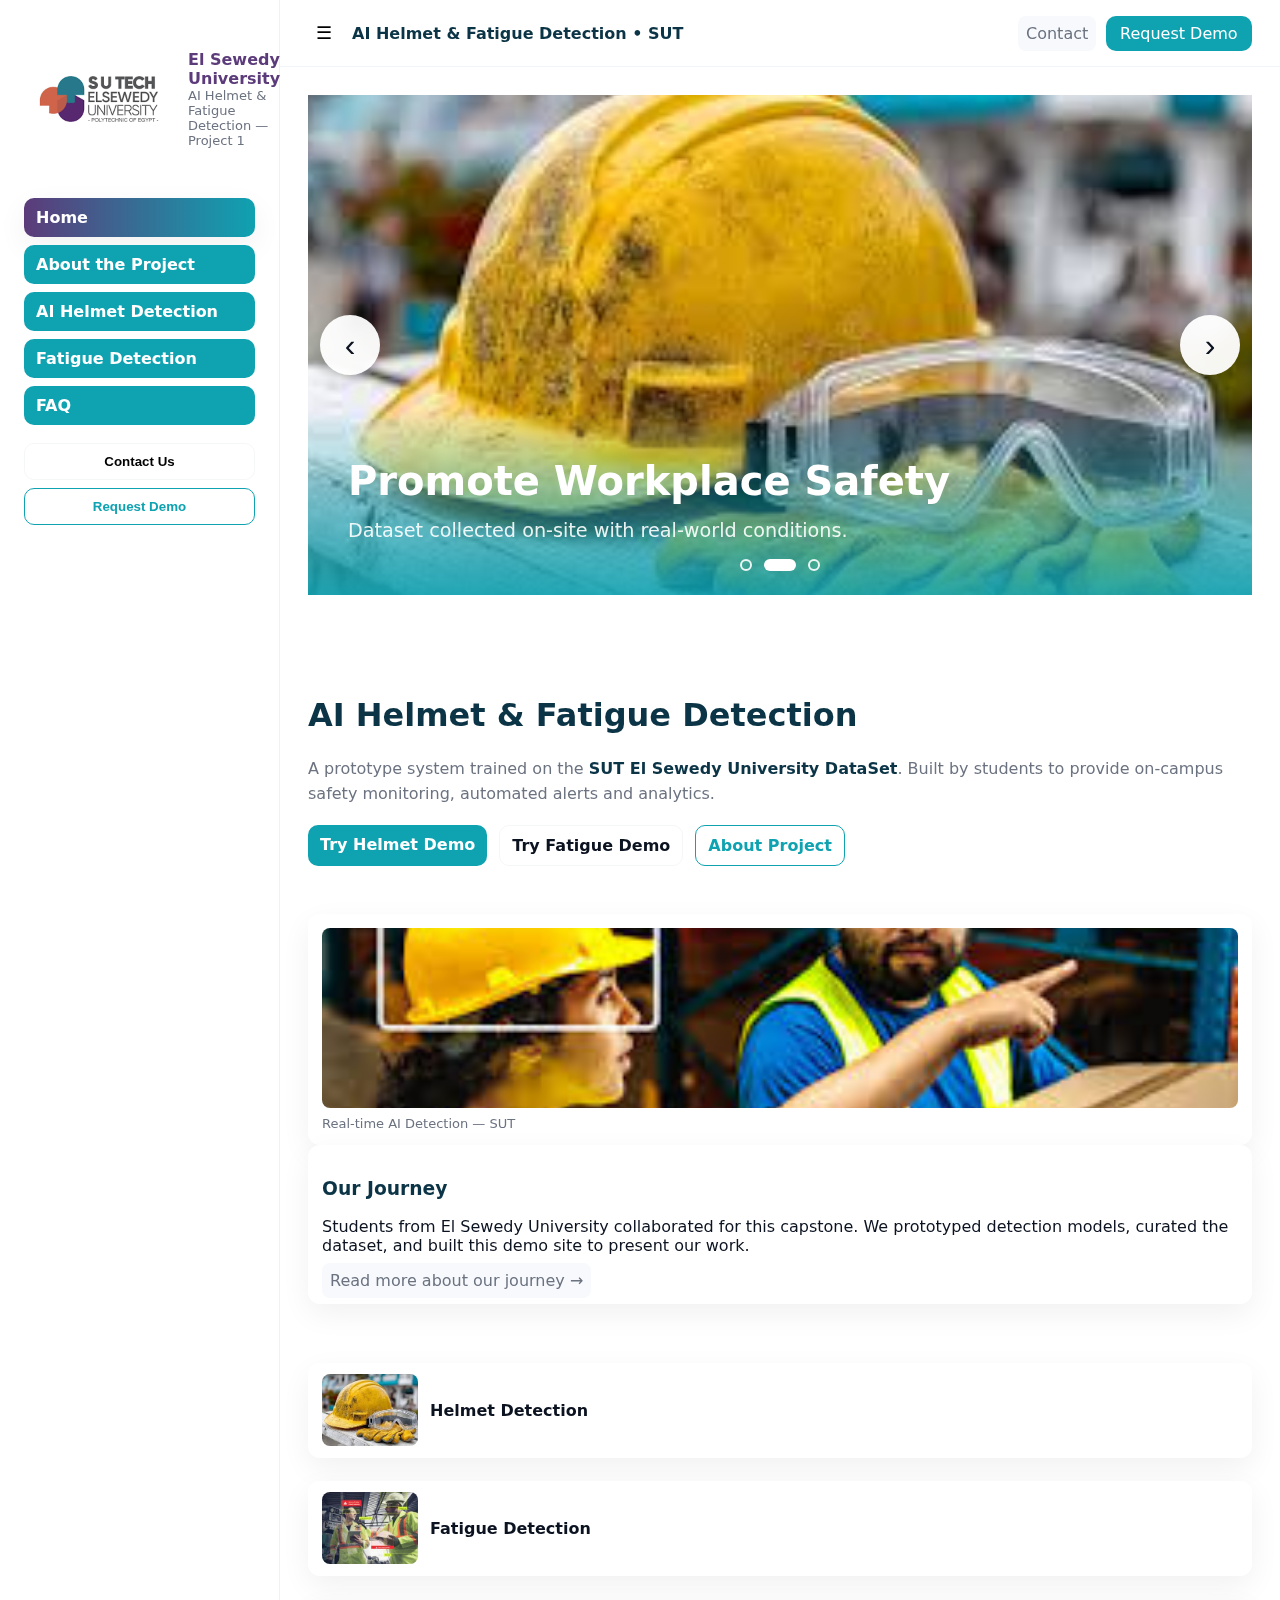
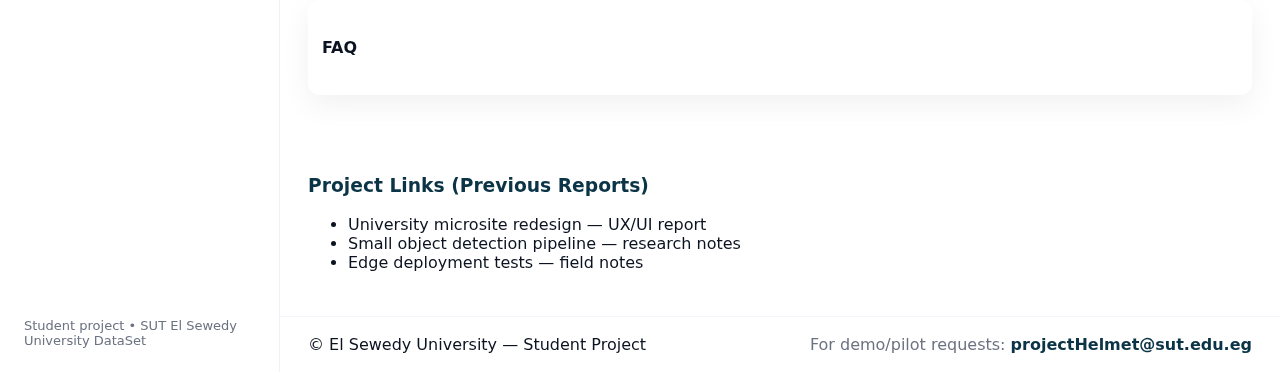
<file: deployment/templates/index.html>
<!doctype html>
<html lang="en">
<head>
  <meta charset="utf-8" />
  <meta name="viewport" content="width=device-width,initial-scale=1" />
  <title>SUT AI Helmet & Fatigue Detection</title>
  <!-- Link to external CSS (create styles.css next) -->
  <link rel="stylesheet" href="styles.css">
  <!-- Favicon -->
<link rel="icon" type="image/x-icon" href="assets/favicon.ico">
<link rel="icon" type="image/png" href="assets/favicon.png" sizes="256x256">
<link rel="apple-touch-icon" href="assets/apple-touch-icon.png" sizes="180x180">
<link rel="manifest" href="assets/site.webmanifest">

</head>
<body class="home-page">
    <div id="sidebarOverlay"></div>

  <div class="site">
    <!-- Sidebar -->
    <aside id="sidebar" class="sidebar">
      <div class="brand">
        <!-- Using the uploaded SUT logo image from local path -->
        <img src="assets/sut.logo.png" class="logo" alt="SUT Logo">
        <div class="brand-text">
          <div class="univ">El Sewedy University</div>
          <div class="proj">AI Helmet & Fatigue Detection — Project 1</div>
        </div>
      </div>

      <nav class="side-nav">
        <a href="index.html" class="nav-link active">Home</a>
        <a href="about.html" class="nav-link">About the Project</a>
        <a href="helmet.html" class="nav-link">AI Helmet Detection</a>
        <a href="fatigue.html" class="nav-link">Fatigue Detection</a>
        <a href="faq.html" class="nav-link">FAQ</a>
      </nav>

      <div class="sidebar-cta">
        <button id="contactBtn" class="btn">Contact Us</button>
        <button id="demoBtn" class="btn outline">Request Demo</button>
      </div>

      <div class="side-footer">Student project • SUT El Sewedy University DataSet</div>
    </aside>

    <!-- Main area -->
    <div class="main">
      <header class="topbar">
        <div class="top-left">
          <button id="menuToggle" class="hamburger" aria-label="Toggle menu">☰</button>
          <div class="title">AI Helmet & Fatigue Detection • SUT</div>
        </div>
        <div class="top-right">
          <a href="contact.html" class="link">Contact</a>
          <a href="demo.html" class="link primary">Request Demo</a>
        </div>
      </header>

      <main class="content">
        <!-- Slideshow Section - Top Half -->
        <section class="features-slideshow">
          <div class="slideshow-container">
            <div class="slideshow-track">
              <div class="slide" data-slide="0">
                <div class="slide-image" style="background-image: url('assets/feature-realtime.jpeg');"></div>
                <div class="slide-content">
                  <h3>Real-time detection</h3>
                  <p>Camera and upload modes. Exportable reports and alerts.</p>
                </div>
              </div>
              
              <div class="slide active" data-slide="1">
                <div class="slide-image" style="background-image: url('assets/feature-safety.jpeg');"></div>
                <div class="slide-content">
                  <h3>Promote Workplace Safety</h3>
                  <p>Dataset collected on-site with real-world conditions.</p>
                </div>
              </div>
              
              <div class="slide" data-slide="2">
                <div class="slide-image" style="background-image: url('assets/feature-integration.jpeg');"></div>
                <div class="slide-content">
                  <h3>Easy Integration</h3>
                  <p>API-ready, runs on edge devices or in the cloud.</p>
                </div>
              </div>
            </div>
            
            <div class="slideshow-controls">
              <button class="slide-nav prev" aria-label="Previous slide">‹</button>
              <button class="slide-nav next" aria-label="Next slide">›</button>
            </div>
            
            <div class="slideshow-dots">
              <button class="dot" data-slide="0" aria-label="Go to slide 1"></button>
              <button class="dot active" data-slide="1" aria-label="Go to slide 2"></button>
              <button class="dot" data-slide="2" aria-label="Go to slide 3"></button>
            </div>
          </div>
        </section>

        <section class="hero">
          <div class="hero-left">
            <h1>AI Helmet & Fatigue Detection</h1>
            <p class="lead">A prototype system trained on the <strong>SUT El Sewedy University DataSet</strong>. Built by students to provide on-campus safety monitoring, automated alerts and analytics.</p>

            <div class="cta-row">
              <a href="helmet.html" class="btn primary">Try Helmet Demo</a>
              <a href="fatigue.html" class="btn">Try Fatigue Demo</a>
              <a href="about.html" class="btn outline">About Project</a>
            </div>
          </div>

          <div class="hero-right">
            <div class="card preview">
              <!-- Real-time monitoring preview -->
              <img src="assets/feature-realtime.jpeg" alt="Real-time monitoring preview" class="preview-img">
              <div class="preview-caption">Real-time AI Detection — SUT</div>
            </div>

            <div class="card journey">
              <h3>Our Journey</h3>
              <p>Students from El Sewedy University collaborated for this capstone. We prototyped detection models, curated the dataset, and built this demo site to present our work.</p>
              <a href="about.html" class="link">Read more about our journey →</a>
            </div>
          </div>
        </section>

        <section class="quick-links">
          <a href="helmet.html" class="tile">
            <img src="assets/feature-safety.jpeg" alt="Helmet detection feature" class="tile-img">
            <div class="tile-text">Helmet Detection</div>
          </a>
          <a href="fatigue.html" class="tile">
            <img src="assets/feature-integration.jpeg" alt="Fatigue detection feature" class="tile-img">
            <div class="tile-text">Fatigue Detection</div>
          </a>
          <a href="faq.html" class="tile">
            <div class="tile-text">FAQ</div>
          </a>
        </section>

        <section class="partners">
          <h3>Project Links (Previous Reports)</h3>
          <ul>
            <li><a href="#">University microsite redesign — UX/UI report</a></li>
            <li><a href="#">Small object detection pipeline — research notes</a></li>
            <li><a href="#">Edge deployment tests — field notes</a></li>
          </ul>
        </section>

      </main>

      <footer class="site-footer">
        <div>© El Sewedy University — Student Project</div>
        <div class="muted">For demo/pilot requests: <strong>projectHelmet@sut.edu.eg</strong></div>
      </footer>
    </div>
  </div>

  <!-- Link to main JS (create app.js next) -->
  <script src="app.js"></script>
</body>
</html>
</file>
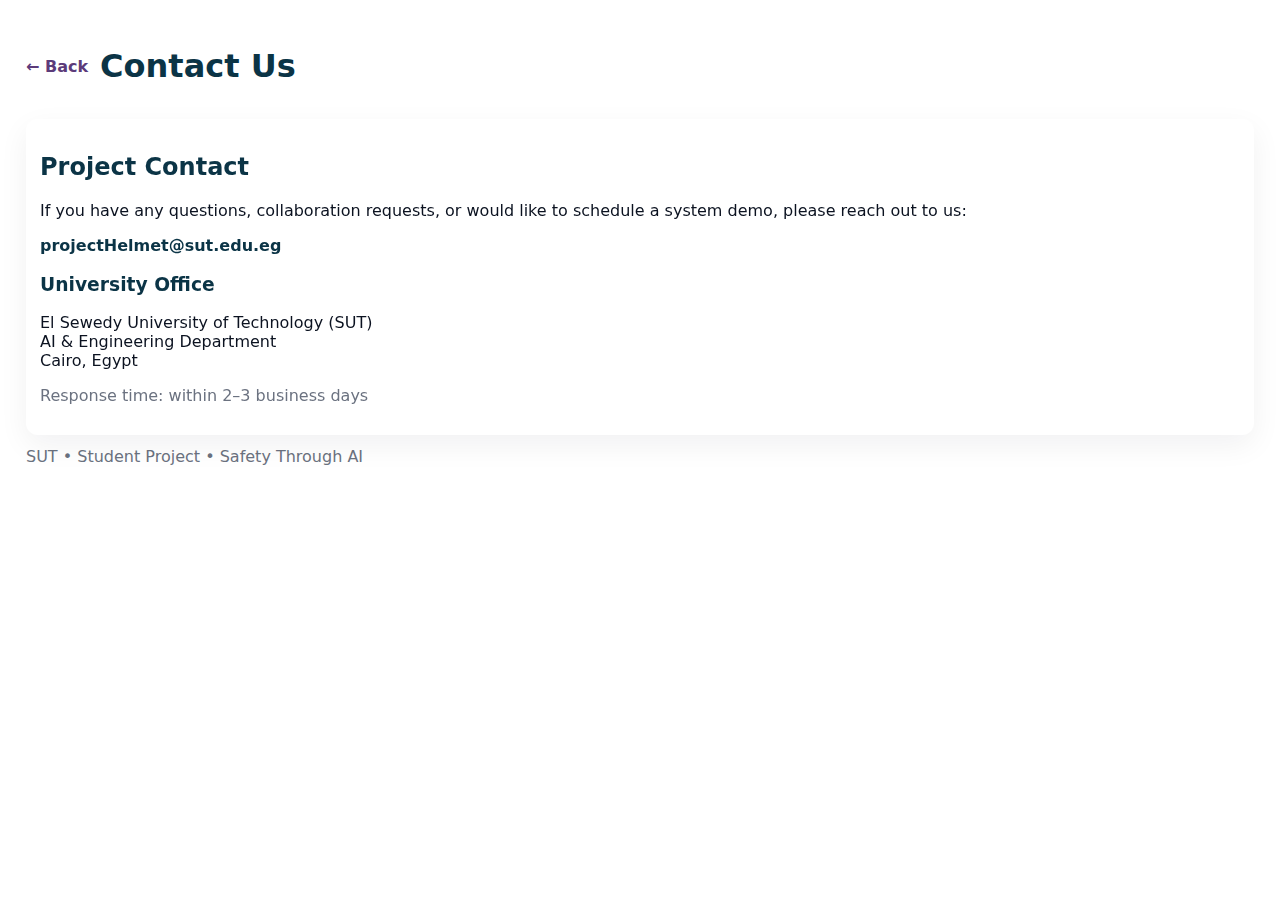
<file: docs/contact.html>
<!doctype html>
<html lang="en">
<head>
  <meta charset="utf-8" />
  <meta name="viewport" content="width=device-width,initial-scale=1" />
  <title>Contact Us — SUT AI Helmet & Fatigue Detection</title>
  <link rel="stylesheet" href="styles.css">
  <!-- Favicon -->
<link rel="icon" type="image/x-icon" href="assets/favicon.ico">
<link rel="icon" type="image/png" href="assets/favicon.png" sizes="256x256">
<link rel="apple-touch-icon" href="assets/apple-touch-icon.png" sizes="180x180">
<link rel="manifest" href="assets/site.webmanifest">

</head>
<body>
    <div id="sidebarOverlay"></div>

  <div class="page-simple contact-page">
    <header class="mini-header">
      <a href="index.html" class="back">← Back</a>
      <h1>Contact Us</h1>
    </header>

    <main class="contact-main card slide-up">
      <h2>Project Contact</h2>
      <p>If you have any questions, collaboration requests, or would like to schedule a system demo, please reach out to us:</p>

      <p class="big-email"><strong>projectHelmet@sut.edu.eg</strong></p>

      <h3>University Office</h3>
      <p>El Sewedy University of Technology (SUT)<br>
      AI & Engineering Department<br>
      Cairo, Egypt</p>

      <p class="muted">Response time: within 2–3 business days</p>
    </main>

    <footer class="mini-footer">SUT • Student Project • Safety Through AI</footer>
  </div>

  <script src="app.js"></script>
</body>
</html>
</file>
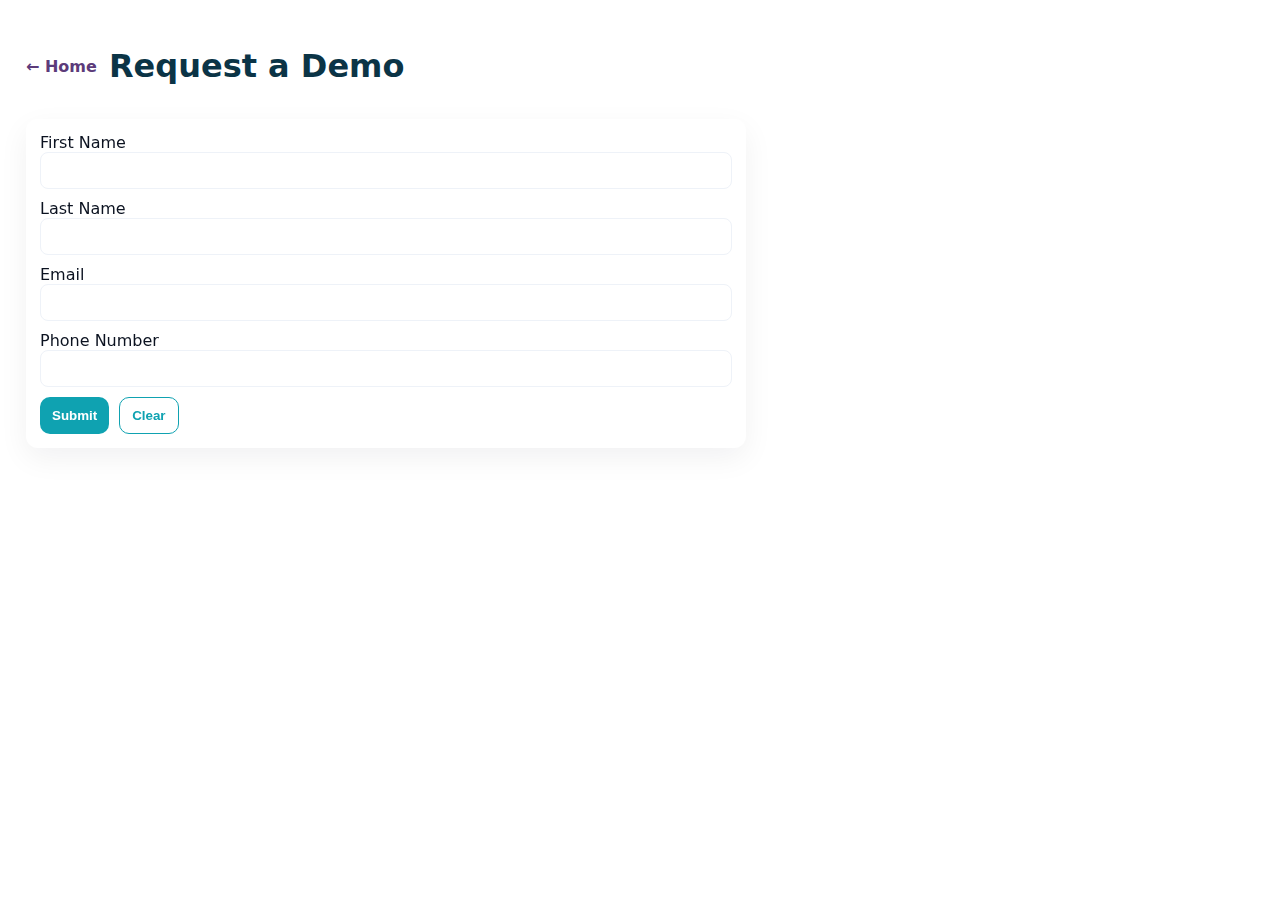
<file: docs/demo.html>
<!-- ========================= -->
<!-- demo.html -->
<!-- ========================= -->
<!doctype html>
<html lang="en">
<head>
<meta charset="utf-8" />
<meta name="viewport" content="width=device-width,initial-scale=1" />
<title>Request Demo — SUT</title>
<link rel="stylesheet" href="styles.css">
<!-- Favicon -->
<link rel="icon" type="image/x-icon" href="assets/favicon.ico">
<link rel="icon" type="image/png" href="assets/favicon.png" sizes="256x256">
<link rel="apple-touch-icon" href="assets/apple-touch-icon.png" sizes="180x180">
<link rel="manifest" href="assets/site.webmanifest">

</head>
<body>
    <div id="sidebarOverlay"></div>

<div class="page-simple">
<header class="mini-header">
<a href="index.html" class="back">← Home</a>
<h1>Request a Demo</h1>
</header>


<main class="card demo-form">
<form id="requestDemoForm">
<div class="row">
<label>First Name</label>
<input id="firstName" type="text" required>
</div>


<div class="row">
<label>Last Name</label>
<input id="lastName" type="text" required>
</div>


<div class="row">
<label>Email</label>
<input id="email" type="email" required>
</div>


<div class="row">
<label>Phone Number</label>
<input id="phone" type="tel" required>
</div>


<div class="form-actions">
<button type="submit" class="btn primary">Submit</button>
<button type="button" id="clearDemo" class="btn outline">Clear</button>
</div>


<div id="demoNotify" class="hidden message"></div>
</form>
</main>
</div>


<script src="app.js"></script>
</body>
</html>
</file>
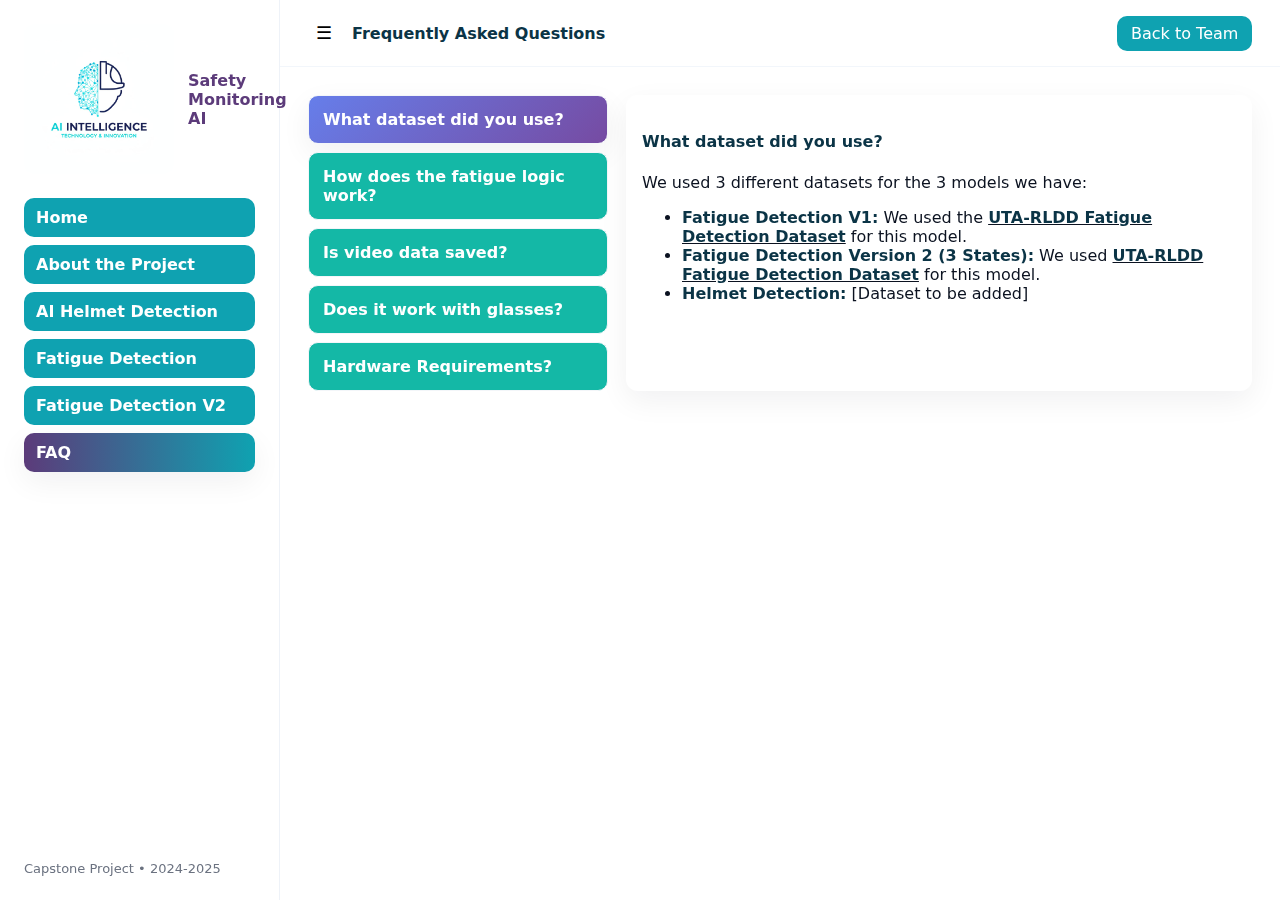
<file: docs/faq.html>
<!DOCTYPE html>
<html lang="en">
  <head>
    <meta charset="utf-8" />
    <meta name="viewport" content="width=device-width,initial-scale=1" />
    <title>FAQ — Technical Details</title>
    <link rel="stylesheet" href="styles.css?v=999" />
    <link rel="icon" type="image/x-icon" href="assets/favicon.ico" />

    <!-- ✅ FORCE COLORS -->
    <style>
      .faq-questions .question {
        background: #14b8a6 !important;
        color: white !important;
      }

      .faq-questions .question:hover {
        background: #0d9488 !important;
      }

      .faq-questions .question.active {
        background: linear-gradient(
          135deg,
          #667eea 0%,
          #764ba2 100%
        ) !important;
      }
    </style>
  </head>
  <body>
    <div id="sidebarOverlay"></div>

    <div class="site">
      <aside id="sidebar" class="sidebar">
        <div class="brand">
          <img src="assets/logo.jpeg" class="logo" alt="Project Logo" />
          <div class="brand-text">
            <div class="univ">Safety Monitoring AI</div>
          </div>
        </div>

        <nav class="side-nav">
          <a href="index.html" class="nav-link">Home</a>
          <a href="about.html" class="nav-link">About the Project</a>
          <a href="helmet.html" class="nav-link">AI Helmet Detection</a>
          <a href="fatigue.html" class="nav-link">Fatigue Detection</a>
          <a href="fatigue-v2.html" class="nav-link">Fatigue Detection V2</a>
          <a href="faq.html" class="nav-link active">FAQ</a>
        </nav>

        <div class="side-footer">Capstone Project • 2024-2025</div>
      </aside>

      <div class="main">
        <header class="topbar">
          <div class="top-left">
            <button id="menuToggle" class="hamburger">☰</button>
            <div class="title">Frequently Asked Questions</div>
          </div>
          <div class="top-right">
            <a href="about.html" class="link primary">Back to Team</a>
          </div>
        </header>

        <main class="content">
          <div class="faq-area">
            <aside class="faq-questions" style="padding: 0">
              <ul
                style="
                  list-style: none;
                  padding: 0;
                  margin: 0;
                  display: flex;
                  flex-direction: column;
                  gap: 0.5rem;
                "
              >
                <li class="question nav-link active" data-answer="ans1">
                  What dataset did you use?
                </li>
                <li class="question nav-link" data-answer="ans2">
                  How does the fatigue logic work?
                </li>
                <li class="question nav-link" data-answer="ans3">
                  Is video data saved?
                </li>
                <li class="question nav-link" data-answer="ans4">
                  Does it work with glasses?
                </li>
                <li class="question nav-link" data-answer="ans5">
                  Hardware Requirements?
                </li>
              </ul>
            </aside>

            <section class="faq-answer card" id="faqAnswer">
              <div id="ans1">
                <h4>What dataset did you use?</h4>
                <p>We used 3 different datasets for the 3 models we have:</p>
                <ul>
                  <li>
                    <strong>Fatigue Detection V1:</strong>
                    We used the
                    <a
                      style="text-decoration: underline"
                      href="https://www.kaggle.com/datasets/timmjy/fatigue-detection"
                      ><strong>UTA-RLDD Fatigue Detection Dataset</strong></a
                    >
                    for this model.
                  </li>
                  <li>
                    <strong>Fatigue Detection Version 2 (3 States):</strong>
                    We used
                    <a
                      style="text-decoration: underline"
                      href="https://www.kaggle.com/datasets/timmjy/fatigue-detection"
                      ><strong>UTA-RLDD Fatigue Detection Dataset</strong></a
                    >
                    for this model.
                  </li>
                  <li>
                    <strong>Helmet Detection:</strong> [Dataset to be added]
                  </li>
                </ul>
              </div>

              <div id="ans2" class="hidden">
                <h4>How does the fatigue logic work?</h4>
                <p>
                  We use a <strong>Hybrid Approach</strong> to ensure accuracy:
                </p>
                <ul>
                  <li>
                    <strong>Geometric Analysis:</strong> We use Dlib to track 68
                    facial landmarks, calculating the Eye Aspect Ratio (EAR) and
                    Mouth Aspect Ratio (MAR) to detect physical signs like
                    blinking and yawning.
                  </li>
                  <li>
                    <strong>Deep Learning:</strong> Simultaneously, a Swin
                    Transformer model analyzes the visual features of the face
                    to classify the overall state (Alert vs. Fatigued) for V1
                    and for Fatigue V2 (Alert vs. Non-Vigilant vs. Tired).
                  </li>
                </ul>
                <p>
                  The final decision is a weighted average of these two systems.
                </p>
              </div>

              <div id="ans3" class="hidden">
                <h4>Is video data saved?</h4>
                <p>
                  <strong>No.</strong> The system processes video feeds in
                  real-time Random Access Memory (RAM). No video footage is
                  written to the disk or database to ensure worker privacy.
                </p>
                <p>
                  <em
                    >Note: If you use the "Upload Video" feature for testing,
                    the file is temporarily stored for processing and then
                    deleted.</em
                  >
                </p>
              </div>

              <div id="ans4" class="hidden">
                <h4>Does it work with glasses?</h4>
                <p>
                  Yes, but with limitations. The Dlib landmark detector
                  generally works well with transparent glasses. However, dark
                  sunglasses or heavy reflections may block the eye tracking
                  (EAR). In these cases, our Swin Transformer model acts as a
                  backup since it analyzes the entire face context rather than
                  just the eyes.
                </p>
              </div>

              <div id="ans5" class="hidden">
                <h4>Hardware Requirements?</h4>
                <p>
                  The system is designed to be lightweight, but performance
                  varies by hardware:
                </p>
                <ul>
                  <li>
                    <strong>CPU Only:</strong> Works for the Helmet Detection
                    (YOLOv8n) but may run at lower FPS (5-10 FPS).
                  </li>
                  <li>
                    <strong>GPU (Recommended):</strong> For the Fatigue
                    Detection module (Swin Transformer), a CUDA-enabled GPU is
                    recommended to achieve real-time performance (25+ FPS) due
                    to the complexity of the transformer model. However, a CPU
                    will do the job for testing purposes.
                  </li>
                </ul>
              </div>
            </section>
          </div>
        </main>
      </div>
    </div>

    <script src="app.js"></script>

    <!-- ✅ ADD THIS SCRIPT TO HANDLE CLICKING -->
    <script>
      document.addEventListener("DOMContentLoaded", function () {
        const questions = document.querySelectorAll(".faq-questions .question");

        questions.forEach((question) => {
          question.addEventListener("click", function () {
            // Remove active from all questions
            questions.forEach((q) => q.classList.remove("active"));

            // Add active to clicked question
            this.classList.add("active");

            // Show the corresponding answer (keep existing FAQ logic)
            const answerId = this.getAttribute("data-answer");
            document.querySelectorAll(".faq-answer > div").forEach((div) => {
              div.classList.add("hidden");
            });
            document.getElementById(answerId).classList.remove("hidden");
          });
        });
      });
    </script>
  </body>
</html>
</file>
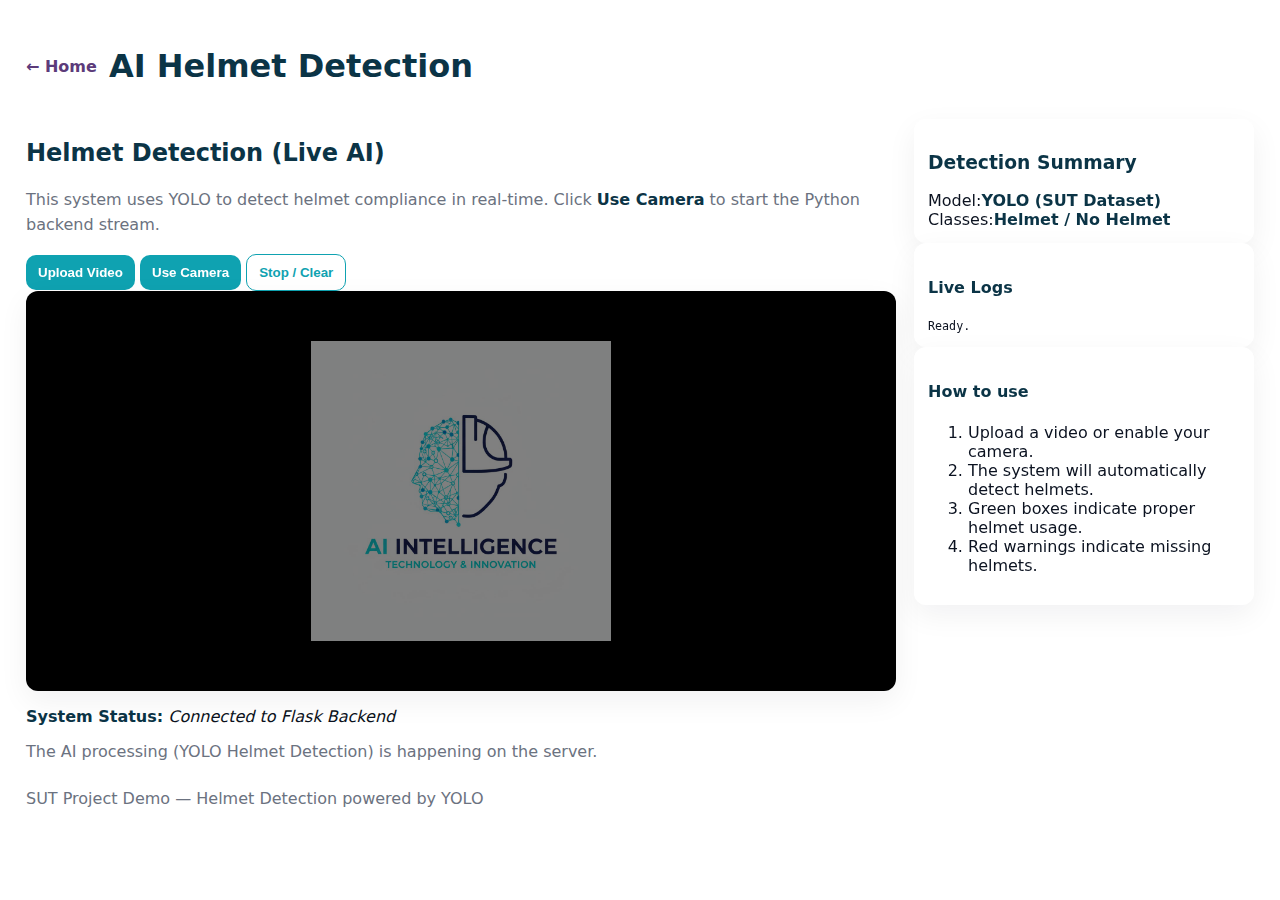
<file: docs/helmet.html>
<!DOCTYPE html>
<html lang="en">
  <head>
    <meta charset="utf-8" />
    <meta name="viewport" content="width=device-width,initial-scale=1" />
    <title>AI Helmet Detection — SUT</title>
    <link rel="stylesheet" href="styles.css" />
    <!-- Favicon -->
    <link rel="icon" type="image/x-icon" href="assets/favicon.ico" />
    <link
      rel="icon"
      type="image/png"
      href="assets/favicon.png"
      sizes="256x256"
    />
    <link
      rel="apple-touch-icon"
      href="assets/apple-touch-icon.png"
      sizes="180x180"
    />
    <link rel="manifest" href="assets/site.webmanifest" />
  </head>
  <body>
    <div id="sidebarOverlay"></div>

    <div class="page-simple">
      <header class="mini-header">
        <a href="index.html" class="back">← Home</a>
        <h1>AI Helmet Detection</h1>
      </header>

      <main class="demo-area">
        <section class="demo-left">
          <h2>Helmet Detection (Live AI)</h2>
          <p class="lead">
            This system uses YOLO to detect helmet compliance in real-time.
            Click <strong>Use Camera</strong> to start the Python backend
            stream.
          </p>

          <div class="controls">
            <!-- ✅ FIXED: Hidden file input + button trigger -->
            <input
              type="file"
              id="videoUpload"
              accept="video/*"
              style="display: none"
              onchange="handleVideoUpload(this)"
            />
            <button
              class="btn primary"
              onclick="document.getElementById('videoUpload').click()"
            >
              Upload Video
            </button>

            <button id="camHelmet" class="btn primary">Use Camera</button>
            <button id="clearHelmet" class="btn outline">Stop / Clear</button>
          </div>

          <div
            class="viewer card"
            id="viewerWrapHelmet"
            style="
              min-height: 400px;
              display: flex;
              align-items: center;
              justify-content: center;
              background: #000;
              position: relative;
            "
          >
            <img
              id="previewHelmet"
              src="assets/logo.jpeg"
              alt="SUT Logo"
              style="max-height: 300px; opacity: 0.5"
            />
          </div>

          <div class="notes">
            <p>
              <strong>System Status:</strong>
              <em>Connected to Flask Backend</em>
            </p>
            <p class="muted">
              The AI processing (YOLO Helmet Detection) is happening on the
              server.
            </p>
          </div>
        </section>

        <aside class="demo-right">
          <div class="card">
            <h3>Detection Summary</h3>
            <div class="stat">
              <span>Model:</span><strong>YOLO (SUT Dataset)</strong>
            </div>
            <div class="stat">
              <span>Classes:</span><strong>Helmet / No Helmet</strong>
            </div>
          </div>

          <div class="card logs">
            <h4>Live Logs</h4>
            <div
              id="logAreaHelmet"
              style="
                max-height: 300px;
                overflow-y: auto;
                font-family: monospace;
                font-size: 0.9em;
              "
            >
              Ready.
            </div>
          </div>

          <div class="card">
            <h4>How to use</h4>
            <ol>
              <li>Upload a video or enable your camera.</li>
              <li>The system will automatically detect helmets.</li>
              <li>Green boxes indicate proper helmet usage.</li>
              <li>Red warnings indicate missing helmets.</li>
            </ol>
          </div>
        </aside>
      </main>

      <footer class="mini-footer">
        SUT Project Demo — Helmet Detection powered by YOLO
      </footer>
    </div>

    <script src="app.js"></script>

    <script>
      // Handle video upload
      function handleVideoUpload(input) {
        if (input.files && input.files[0]) {
          const formData = new FormData();
          formData.append("file", input.files[0]);

          // Add to logs
          const logArea = document.getElementById("logAreaHelmet");
          if (logArea) {
            logArea.innerHTML += `<div>📤 Uploading: ${input.files[0].name}</div>`;
            logArea.scrollTop = logArea.scrollHeight;
          }

          // Submit to your backend
          fetch("/upload_helmet_video", {
            method: "POST",
            body: formData,
          })
            .then((response) => response.json())
            .then((data) => {
              console.log("Upload successful:", data);
              if (logArea) {
                logArea.innerHTML += `<div style="color: #10b981">✅ Upload complete</div>`;
                logArea.scrollTop = logArea.scrollHeight;
              }
              // Start video stream with uploaded file
              if (data.success && data.path) {
                const preview = document.getElementById('previewHelmet');
                const container = document.getElementById('viewerWrapHelmet');
                let streamImg = document.getElementById('serverStreamHelmet');
                
                if (!streamImg && container) {
                  streamImg = document.createElement('img');
                  streamImg.id = 'serverStreamHelmet';
                  streamImg.style.width = '100%';
                  streamImg.style.display = 'none';
                  streamImg.style.borderRadius = '8px';
                  container.appendChild(streamImg);
                }
                
                if (preview) preview.style.display = 'none';
                if (streamImg) {
                  streamImg.src = "/helmet_video_feed?source=" + encodeURIComponent(data.path);
                  streamImg.style.display = 'block';
                }
              }
            })
            .catch((error) => {
              console.error("Upload failed:", error);
              if (logArea) {
                logArea.innerHTML += `<div style="color: #ef4444">❌ Upload failed: ${error.message}</div>`;
                logArea.scrollTop = logArea.scrollHeight;
              }
            });
        }
      }
    </script>
  </body>
</html>
</file>
<file: deployment/templates/styles.css>
/* styles.css — SUT-inspired theme for AI Helmet & Fatigue Detection site
   - White background, cyan-purple accents tuned to SUT look
   - Smooth micro-interactions, slide-in sidebar, responsive layout
   - Replace logo/images with real assets in /assets/ or keep provided screenshots

   Save as styles.css in the same folder as the HTML files.
*/


:root{
  /* Primary palette (change these if you want exact hex from screenshots) */
  --bg: #ffffff;
  --text: #0b1220;
  --muted: #6b7280;
  --accent: #0fa2b1;   /* cyan-ish (SUT-like) */
  --accent-2: #5c3b7a; /* purple accent */
  --card: #ffffff;
  --glass: rgba(11,18,32,0.04);
  --shadow: 0 10px 30px rgba(12,18,30,0.06);
  --radius: 12px;
  --max-width: 1200px;
  --ease: cubic-bezier(.2,.9,.3,1);
}



/* Base resets */
*{box-sizing:border-box}
html,body{height:100%;margin:0;font-family:Inter,ui-sans-serif,system-ui,'Segoe UI',Roboto,'Helvetica Neue',Arial;background:var(--bg);color:var(--text);-webkit-font-smoothing:antialiased}
img{max-width:100%;display:block}
a{color:inherit;text-decoration:none}

/* Layout */
.site{display:flex;min-height:100vh}

/* Sidebar */
.sidebar{
  width:280px;
  padding:24px;
  border-right:1px solid #eef2f8;
  display:flex;
  flex-direction:column;
  gap:18px;
  background:linear-gradient(180deg, rgba(255,255,255,0.98), rgba(255,255,255,0.98));
  transition:transform 360ms var(--ease), box-shadow 360ms var(--ease);
}

/* Make all logos bigger (sidebar, about, mini) */
img.logo,
.about-logo,
.mini-logo {
  width: 150px;    /* change this number to make it larger/smaller */
  height: auto;    /* keep aspect ratio */
  object-fit: contain;
  display: inline-block;
}

/* If you want the logo centered in the header or brand area */
.brand { align-items: center; }

/* Mobile: scale down so layout doesn't break on small screens */
@media (max-width: 980px) {
  img.logo,
  .about-logo,
  .mini-logo {
    width: 96px;   /* mobile size */
  }

  /* If sidebar is hidden on mobile, ensure topbar logo still fits */
  .top-left .logo { width: 96px; }
}


.brand{display:flex;gap:14px;align-items:center}
.logo{width:64px;height:64px;object-fit:contain;border-radius:10px}
.brand-text .univ{font-weight:700;color:var(--accent-2);font-size:16px}
.brand-text .proj{font-size:13px;color:var(--muted)}

.side-nav{display:flex;flex-direction:column;gap:8px;margin-top:6px}
.nav-link{display:block;padding:10px 12px;border-radius:10px;color:var(--muted);font-weight:600}
/* Normal: solid blue */
.nav-link {
  background: var(--accent);       /* blue */
  color: #fff;
}

/* Hover: turns purple */
.nav-link:hover {
  background: var(--accent-2);     /* purple */
  color:#fff;
  transform: translateX(6px);
}

/* Active link stays purple */
.nav-link.active {
  background: var(--accent-2);
  color: #fff;
}

.nav-link.active{background:linear-gradient(90deg,var(--accent-2),var(--accent));color:#fff;box-shadow:var(--shadow)}

.sidebar-cta{display:flex;flex-direction:column;gap:8px}
.btn{padding:10px 12px;border-radius:10px;border:1px solid rgba(11,18,32,0.04);background:transparent;cursor:pointer;font-weight:600}
.btn.primary {
  background: var(--accent);   /* blue */
  color: #fff;
  border: 0;
}

.btn.primary:hover {
  background: var(--accent-2); /* purple */
}

.btn.outline{border:1px solid var(--accent);color:var(--accent)}
.side-footer{margin-top:auto;color:var(--muted);font-size:13px}

/* Main content */
.main{flex:1;display:flex;flex-direction:column}
.topbar{display:flex;justify-content:space-between;align-items:center;padding:14px 28px;border-bottom:1px solid #f2f6fb}
.top-left{display:flex;align-items:center;gap:12px}
.hamburger{font-size:18px;background:transparent;border:0;cursor:pointer;padding:8px;border-radius:8px}
.title{font-weight:700}
.top-right{display:flex;align-items:center;gap:10px}
.link{color:var(--muted);padding:8px;border-radius:8px}
.link.primary{background:linear-gradient(90deg,var(--accent),var(--accent-2));color:#fff}

.content{padding:28px;max-width:var(--max-width);margin:0 auto}

/* Hero */
.hero{display:grid;grid-template-columns:1fr 420px;gap:26px;align-items:start}
.lead{color:var(--muted);line-height:1.6}
.cta-row{display:flex;gap:12px;margin:18px 0}
.features{display:flex;gap:14px;margin-top:12px}
.features article{background:var(--card);padding:14px;border-radius:12px;box-shadow:var(--shadow);flex:1}

.card{background:var(--card);border-radius:12px;padding:14px;box-shadow:var(--shadow)}
.preview-img{width:100%;height:180px;object-fit:cover;border-radius:10px}
.preview-caption{font-size:13px;color:var(--muted);margin-top:8px}

.quick-links{display:flex;gap:12px;margin-top:18px}
.tile{flex:1;background:var(--card);border-radius:12px;padding:14px;text-decoration:none;color:inherit;display:flex;align-items:center;gap:12px;box-shadow:var(--shadow);min-height:84px}
.tile-img{width:96px;height:72px;object-fit:cover;border-radius:8px}
.tile-text{font-weight:700}

.partners{margin-top:22px}
.site-footer{padding:18px 28px;border-top:1px solid #f2f6fb;display:flex;justify-content:space-between}
.muted{color:var(--muted)}

/* Simple pages */
.page-simple{padding:26px}
.mini-header{display:flex;align-items:center;gap:12px;margin-bottom:12px}
.back{text-decoration:none;color:var(--accent-2);font-weight:600}
.demo-area{display:flex;gap:18px}
.demo-left{flex:1}
.demo-right{width:340px}
.viewer{position:relative;display:flex;align-items:center;justify-content:center;min-height:320px;border-radius:12px;overflow:hidden}
.preview-img{border-radius:8px}
.overlay{position:absolute;left:0;top:0;width:100%;height:100%;pointer-events:none}
.logs{max-height:220px;overflow:auto}
.mini-footer{margin-top:12px;color:var(--muted)}

/* About page specifics */
.about-page .about-logo{width:84px;height:84px;object-fit:contain;border-radius:10px}
.about-content{display:flex;flex-direction:column;gap:14px}
.univ-header{display:flex;gap:14px;align-items:center}

/* FAQ */
.faq-area{display:flex;gap:18px}
.faq-questions{width:300px}
.faq-questions ul{list-style:none;padding:0;margin:0}
.question{padding:14px;border-radius:10px;cursor:pointer;border:1px solid #f3f6f9;background:transparent}
.question:hover {
  background: var(--accent-2); /* purple */
  color:#fff;
  transform:translateX(8px)
}

.faq-answer{flex:1;padding:16px}

/* Forms */
.card.demo-form{max-width:720px}
.row{display:flex;flex-direction:column;margin-bottom:10px}
input[type="text"],input[type="email"],input[type="tel"],textarea{padding:10px;border-radius:8px;border:1px solid #eef2f8}
.form-actions{display:flex;gap:10px;margin-top:8px}
.message{padding:10px;border-radius:8px}
.hidden{display:none}

/* Micro-interactions */
*{transition:all 320ms var(--ease)}
.nav-link, .btn, .question{transition:transform 260ms var(--ease), box-shadow 260ms}
.tile:hover{transform:translateY(-8px)}
.card:hover{transform:translateY(-8px)}

/* Responsive */
@media (max-width:980px){
  .sidebar{display:none}
  .hero{grid-template-columns:1fr}
  .demo-area{flex-direction:column}
  .preview-img{height:auto}
}

/* Small animation utilities */
.fade-in{animation:fadeIn 640ms var(--ease)}
.slide-up{animation:slideUp 520ms var(--ease)}
@keyframes fadeIn{from{opacity:0}to{opacity:1}}
@keyframes slideUp{from{opacity:0;transform:translateY(12px)}to{opacity:1;transform:translateY(0)}}

/* Accessibility tweaks */
button, a, input, select, textarea{outline-color:var(--accent)}

/* End of styles */
/* --- Sidebar (replace previous rules) --- */
/* Sidebar is a flex child; we animate width/flex-basis so it doesn't leave empty space */
.sidebar {
  position:relative;
  z-index: 10;
  width: 280px;           /* default visible width */
  flex: 0 0 280px;        /* ensures it occupies 280px in layout */
  padding: 24px;
  border-right: 1px solid #eef2f8;
  display: flex;
  flex-direction: column;
  gap: 18px;
  background: linear-gradient(180deg, rgba(255,255,255,0.98), rgba(255,255,255,0.98));
  transition: flex-basis 360ms var(--ease), width 360ms var(--ease), padding 260ms var(--ease), opacity 260ms var(--ease), transform 360ms var(--ease);
}

/* closed: collapse width and padding so it no longer occupies space */
.sidebar.closed {
  width: 0 !important;
  flex: 0 0 0 !important;    /* collapse flex space */
  padding-left: 0 !important;
  padding-right: 0 !important;
  padding-top: 6px !important;
  padding-bottom: 6px !important;
  border-right: 0 !important;
  opacity: 0;
  overflow: hidden;
  transform: translateX(-6px);
  pointer-events: none;      /* disable interactions */
}

/* On small screens the overlay shows and sidebar floats above content */
@media (max-width: 980px) {
  .sidebar {
    position: fixed;
    left: 0;
    top: 0;
    height: 100vh;
    background: #fff;
    box-shadow: 0 12px 40px rgba(2,6,23,0.12);
  }
  .sidebar.closed {
    transform: translateX(-100%);
  }
}

/* overlay - keep as before */
#sidebarOverlay {
  display: none;
  position: fixed;
  inset: 0;
  background: rgba(0,0,0,0.35);
  backdrop-filter: blur(2px);
  z-index: 9;
}
#sidebarOverlay.active { display: block; }
/* ----------------------------
   Hover glow + scale animations
   (Add this at the end of styles.css)
   ---------------------------- */

/* Apply smooth transitions to the interactive elements */
.nav-link,
.btn.primary,
.tile,
.card,
.question {
  /* only add transitions; do not alter layout */
  transition: transform 260ms var(--ease),
              box-shadow 260ms var(--ease),
              background 220ms var(--ease),
              filter 220ms var(--ease);
  will-change: transform, box-shadow, background;
}

/* Hover state: lift, grow slightly, and glow */
.nav-link:hover,
.btn.primary:hover,
.tile:hover,
.card:hover,
.question:hover {
  transform: translateY(-6px) scale(1.03);
  /* subtle purple glow on hover (accent-2) plus soft shadow for depth */
  box-shadow:
    0 6px 18px rgba(0,0,0,0.10),
    0 12px 40px rgba(92,59,122,0.12),      /* bigger soft purple shadow */
    0 0 22px rgba(92,59,122,0.08);         /* colored glow halo */
  filter: saturate(1.02);
}

/* Make the primary button glow with the accent color when hovered (blue -> purple) */
.btn.primary:hover {
  /* stronger colored halo using accent-2 */
  box-shadow:
    0 6px 18px rgba(0,0,0,0.08),
    0 10px 30px rgba(92,59,122,0.14),
    0 0 28px rgba(92,59,122,0.1);
}

/* Nav link specific - maintain the horizontal translate on hover */
.nav-link:hover {
  transform: translateX(8px) translateY(-3px) scale(1.02);
}

/* Slightly smaller effect on mobile to avoid layout issues */
@media (max-width: 480px) {
  .nav-link:hover,
  .btn.primary:hover,
  .tile:hover,
  .card:hover,
  .question:hover {
    transform: translateY(-3px) scale(1.02);
    box-shadow: 0 6px 16px rgba(0,0,0,0.08);
  }
}
/* ------------------------------------
   Hover animation for header buttons
   (.link and .link.primary)
   ------------------------------------ */

/* Smooth animation base */
.link,
.link.primary {
  transition: transform 260ms var(--ease),
              box-shadow 260ms var(--ease),
              background 220ms var(--ease),
              color 180ms var(--ease);
  will-change: transform, box-shadow, background;
}

/* Normal button colors */
.link {
  background: #f7f9fc;
  color: var(--muted);
}

.link.primary {
  background: var(--accent); /* blue */
  color: #fff;
  border-radius: 10px;
  padding: 8px 14px;
}

/* Hover glow + lift */
.link:hover,
.link.primary:hover {
  transform: translateY(-4px) scale(1.03);
  color: #fff;
  background: var(--accent-2);  /* purple */
  box-shadow:
    0 6px 18px rgba(0,0,0,0.10),
    0 10px 30px rgba(92,59,122,0.15),
    0 0 20px rgba(92,59,122,0.12);
}

/* === Force solid blue for .link.primary and purple on hover ===
   Put this at the BOTTOM of styles.css and then hard-refresh the page.
*/
header .top-right .link.primary,
.link.primary,
a.link.primary {
  background: var(--accent) !important;        /* solid blue */
  background-image: none !important;           /* remove any gradient */
  color: #fff !important;
  border-radius: 10px;
  padding: 8px 14px;
  transition: background 220ms var(--ease), transform 260ms var(--ease), box-shadow 260ms var(--ease);
  box-shadow: none !important;
}

/* Hover (purple + glow) */
header .top-right .link.primary:hover,
.link.primary:hover,
a.link.primary:hover {
  background: var(--accent-2) !important;      /* solid purple */
  transform: translateY(-4px) scale(1.03) !important;
  color: #fff !important;
  box-shadow:
    0 6px 18px rgba(0,0,0,0.10),
    0 10px 30px rgba(92,59,122,0.15),
    0 0 20px rgba(92,59,122,0.12) !important;
}
/* ----------------------------------------
   Feature Box Color Animations (Home Page)
   Orange / Blue / Purple themed
   ---------------------------------------- */

/* Base styling for all three */
.feature-card {
  background: var(--card);
  border-radius: 12px;
  padding: 14px;
  box-shadow: var(--shadow);
  transition: background 260ms var(--ease), 
              color 260ms var(--ease),
              transform 260ms var(--ease),
              box-shadow 260ms var(--ease);
  cursor: pointer;
}

/* Text colors for each card */
.feature-card.orange h3 { color: #ff784e; }   /* SUT orange */
.feature-card.orange p { color: #ff784e; }

.feature-card.blue h3 { color: var(--accent); }   /* SUT blue */
.feature-card.blue p { color: var(--accent); }

.feature-card.purple h3 { color: var(--accent-2); } /* SUT purple */
.feature-card.purple p { color: var(--accent-2); }

/* Hover states: box turns full color + text becomes white */
.feature-card.orange:hover {
  background: #ff784e;
  color: #fff;
  transform: translateY(-6px) scale(1.03);
  box-shadow: 0 10px 30px rgba(255, 120, 78, 0.25);
}

.feature-card.blue:hover {
  background: var(--accent);
  color: #fff;
  transform: translateY(-6px) scale(1.03);
  box-shadow: 0 10px 30px rgba(15, 162, 177, 0.25);
}

.feature-card.purple:hover {
  background: var(--accent-2);
  color: #fff;
  transform: translateY(-6px) scale(1.03);
  box-shadow: 0 10px 30px rgba(92, 59, 122, 0.25);
}

/* Ensure text inside also turns white on hover */
.feature-card:hover h3,
.feature-card:hover p {
  color: #fff !important;
}
/* ----------------------------------------
   Feature Box Colored Outlines
   ---------------------------------------- */

/* Default outlines matching each theme color */
.feature-card.orange {
  border: 2px solid #ff784e;
}

.feature-card.blue {
  border: 2px solid var(--accent);     /* SUT blue */
}

.feature-card.purple {
  border: 2px solid var(--accent-2);   /* SUT purple */
}

/* Hover: outline becomes transparent since the background becomes solid */
.feature-card.orange:hover,
.feature-card.blue:hover,
.feature-card.purple:hover {
  border-color: transparent;
}
/* ----------------------------------------
   HOME PAGE: Vertically stacked sections
   ---------------------------------------- */

/* Make homepage content stacked instead of side-by-side */
.home-page .content {
  display: flex;
  flex-direction: column;
  gap: 40px;     /* space between sections */
}

/* ----------------------------------------
   Features Slideshow - Top Half of Page
   ---------------------------------------- */

.features-slideshow {
  width: 100%;
  height: 50vh; /* Takes up top half of viewport */
  min-height: 500px;
  max-height: 700px;
  margin: 0;
  margin-bottom: 40px;
  position: relative;
  padding: 0;
}

.slideshow-container {
  position: relative;
  width: 100%;
  height: 100%;
  overflow: hidden;
  border-radius: 0;
  box-shadow: none;
  background: var(--card);
}

.slideshow-track {
  display: flex;
  height: 100%;
  transition: transform 600ms cubic-bezier(0.4, 0, 0.2, 1);
  will-change: transform;
}

.slide {
  min-width: 100%;
  height: 100%;
  position: relative;
  overflow: hidden;
  opacity: 0.5;
  transform: scale(0.9);
  transition: opacity 600ms var(--ease), transform 600ms var(--ease);
}

.slide.active {
  opacity: 1;
  transform: scale(1);
}

.slide-image {
  width: 100%;
  height: 100%;
  background-size: cover;
  background-position: center;
  background-repeat: no-repeat;
  position: absolute;
  top: 0;
  left: 0;
  transition: transform 600ms var(--ease);
}

.slide.active .slide-image {
  transform: scale(1.05);
}

.slide-content {
  position: absolute;
  bottom: 0;
  left: 0;
  right: 0;
  padding: 48px 40px;
  background: linear-gradient(to top, rgba(0, 0, 0, 0.85), rgba(0, 0, 0, 0.4), transparent);
  color: #fff;
  transform: translateY(100%);
  opacity: 0;
  transition: transform 500ms var(--ease), opacity 500ms var(--ease);
  transition-delay: 200ms;
}

.slide.active .slide-content {
  transform: translateY(0);
  opacity: 1;
}

.slide-content h3 {
  margin: 0 0 12px 0;
  font-size: 2.5em;
  color: #fff !important;
  font-weight: 700;
}

.slide-content p {
  margin: 0;
  font-size: 1.2em;
  color: rgba(255, 255, 255, 0.9);
  line-height: 1.6;
}

/* Color overlays for each slide */
.slide[data-slide="0"] .slide-content {
  background: linear-gradient(to top, rgba(255, 120, 78, 0.9), rgba(255, 120, 78, 0.5), transparent);
}

.slide[data-slide="1"] .slide-content {
  background: linear-gradient(to top, rgba(15, 162, 177, 0.9), rgba(15, 162, 177, 0.5), transparent);
}

.slide[data-slide="2"] .slide-content {
  background: linear-gradient(to top, rgba(92, 59, 122, 0.9), rgba(92, 59, 122, 0.5), transparent);
}

.slideshow-controls {
  position: absolute;
  top: 50%;
  left: 0;
  right: 0;
  transform: translateY(-50%);
  display: flex;
  justify-content: space-between;
  padding: 0 12px;
  pointer-events: none;
  z-index: 10;
}

.slide-nav {
  width: 60px;
  height: 60px;
  border-radius: 50%;
  border: none;
  background: rgba(255, 255, 255, 0.95);
  color: var(--text);
  font-size: 32px;
  cursor: pointer;
  display: flex;
  align-items: center;
  justify-content: center;
  pointer-events: all;
  transition: all 260ms var(--ease);
  box-shadow: 0 4px 16px rgba(0, 0, 0, 0.2);
}

.slide-nav:hover {
  background: #fff;
  transform: scale(1.15);
  box-shadow: 0 8px 24px rgba(0, 0, 0, 0.3);
}

.slide-nav:active {
  transform: scale(0.95);
}

.slideshow-dots {
  position: absolute;
  bottom: 24px;
  left: 50%;
  transform: translateX(-50%);
  display: flex;
  gap: 12px;
  z-index: 10;
}

.dot {
  width: 12px;
  height: 12px;
  border-radius: 50%;
  border: 2px solid rgba(255, 255, 255, 0.9);
  background: transparent;
  cursor: pointer;
  transition: all 300ms var(--ease);
  padding: 0;
}

.dot:hover {
  background: rgba(255, 255, 255, 0.6);
  transform: scale(1.3);
}

.dot.active {
  background: #fff;
  width: 32px;
  border-radius: 6px;
}

/* Responsive adjustments */
@media (max-width: 980px) {
  .features-slideshow {
    height: 45vh;
    min-height: 400px;
    max-height: 600px;
  }
  
  .slide-content {
    padding: 32px 24px;
  }
  
  .slide-content h3 {
    font-size: 2em;
  }
  
  .slide-content p {
    font-size: 1em;
  }
  
  .slide-nav {
    width: 50px;
    height: 50px;
    font-size: 28px;
  }
}

@media (max-width: 480px) {
  .features-slideshow {
    height: 40vh;
    min-height: 350px;
    max-height: 500px;
  }
  
  .slide-content {
    padding: 24px 20px;
  }
  
  .slide-content h3 {
    font-size: 1.5em;
  }
  
  .slide-content p {
    font-size: 0.9em;
  }
  
  .slide-nav {
    width: 44px;
    height: 44px;
    font-size: 24px;
  }
  
  .dot {
    width: 10px;
    height: 10px;
  }
  
  .dot.active {
    width: 24px;
  }
}

/* Stack helmet / fatigue / faq tiles vertically */
.quick-links {
  display: flex;
  flex-direction: column;
  gap: 24px;
}

/* Stack the right-side info card under the header section */
.hero {
  display: flex;
  flex-direction: column;
  gap: 30px;
}

/* Global big text color */
h1, h2, h3, h4, h5, h6,
strong, b,
.title {
  color: #0B3446 !important;
}

/* Exclude feature boxes (restore their theme colors) */
.feature-card.orange h3 { color: #ff784e !important; }
.feature-card.orange p { color: #ff784e !important; }

.feature-card.blue h3 { color: var(--accent) !important; }
.feature-card.blue p { color: var(--accent) !important; }

.feature-card.purple h3 { color: var(--accent-2) !important; }
.feature-card.purple p { color: var(--accent-2) !important; }

/* Force feature-card text to turn white on hover (overrides global heading color) */
.feature-card.orange:hover h3,
.feature-card.orange:hover p,
.feature-card.blue:hover h3,
.feature-card.blue:hover p,
.feature-card.purple:hover h3,
.feature-card.purple:hover p {
  color: #ffffff !important;
}

/* Also keep the small text/desc inside white on hover (if nested spans etc.) */
.feature-card.orange:hover * ,
.feature-card.blue:hover * ,
.feature-card.purple:hover * {
  color: #ffffff !important;
}

/* Make sure the transition is smooth */
.feature-card h3,
.feature-card p {
  transition: color 220ms var(--ease);
}

/* ----------------------------------------
   Home Page Background Image
   ---------------------------------------- */

/* Add subtle background image only to home page */
.home-page {
  position: relative;
}

.home-page::before {
  content: '';
  position: fixed;
  top: 0;
  left: 0;
  width: 100%;
  height: 100%;
  background-image: url('assets/background.jpg');
  background-size: cover;
  background-position: center;
  background-repeat: no-repeat;
  background-attachment: fixed;
  opacity: 0.15; /* Make it faint - adjust this value (0.1-0.3) to make it more/less visible */
  z-index: -1;
  pointer-events: none;
}

/* Ensure content stays readable with white overlay */
.home-page .site {
  position: relative;
  z-index: 1;
}

/* Add a subtle white overlay to the background for better readability */
.home-page::after {
  content: '';
  position: fixed;
  top: 0;
  left: 0;
  width: 100%;
  height: 100%;
  background: rgba(255, 255, 255, 0.7); /* White overlay to make background even more subtle */
  z-index: -1;
  pointer-events: none;
}

/* ----------------------------------------
   Fatigue Detection Examples Gallery
   ---------------------------------------- */

.fatigue-examples {
  margin-top: 48px;
  padding-top: 32px;
  border-top: 1px solid #eef2f8;
}

.fatigue-examples h2 {
  margin-bottom: 12px;
  color: #0B3446;
}

.fatigue-examples > .lead {
  margin-bottom: 28px;
  color: var(--muted);
}

.example-gallery {
  display: grid;
  grid-template-columns: repeat(auto-fit, minmax(300px, 1fr));
  gap: 24px;
  margin-top: 24px;
}

.example-card {
  background: var(--card);
  border-radius: var(--radius);
  box-shadow: var(--shadow);
  overflow: hidden;
  transition: transform 260ms var(--ease), box-shadow 260ms var(--ease);
}

.example-card:hover {
  transform: translateY(-6px) scale(1.02);
  box-shadow: 0 12px 40px rgba(12, 18, 30, 0.12);
}

.example-image-wrapper {
  position: relative;
  width: 100%;
  aspect-ratio: 4 / 3;
  overflow: hidden;
  background: #000;
  display: flex;
  align-items: center;
  justify-content: center;
}

.example-img {
  width: 100%;
  height: 100%;
  object-fit: cover;
  display: block;
}

.example-status {
  position: absolute;
  top: 12px;
  left: 12px;
  padding: 6px 12px;
  border-radius: 6px;
  font-weight: 700;
  font-size: 0.85em;
  letter-spacing: 0.5px;
  text-transform: uppercase;
  box-shadow: 0 4px 12px rgba(0, 0, 0, 0.3);
}

.status-active {
  background: #10b981;
  color: #fff;
}

.status-warning {
  background: #ef4444;
  color: #fff;
}

.status-calibrating {
  background: #f59e0b;
  color: #fff;
}

.example-info {
  padding: 18px;
}

.example-info h3 {
  margin: 0 0 8px 0;
  color: #0B3446;
  font-size: 1.1em;
}

.example-info p {
  margin: 0 0 12px 0;
  font-size: 0.9em;
  line-height: 1.5;
}

.example-metrics {
  display: flex;
  flex-wrap: wrap;
  gap: 8px;
  margin-top: 12px;
}

.metric {
  display: inline-block;
  padding: 4px 10px;
  background: #f7f9fc;
  border-radius: 6px;
  font-size: 0.85em;
  font-family: monospace;
  color: var(--muted);
  border: 1px solid #eef2f8;
}

.metric.score-high {
  background: #fee2e2;
  color: #dc2626;
  border-color: #fecaca;
  font-weight: 600;
}

/* Responsive adjustments for example gallery */
@media (max-width: 980px) {
  .example-gallery {
    grid-template-columns: 1fr;
    gap: 20px;
  }
  
  .fatigue-examples {
    margin-top: 32px;
    padding-top: 24px;
  }
}

@media (max-width: 480px) {
  .example-card:hover {
    transform: translateY(-3px) scale(1.01);
  }
  
  .example-status {
    font-size: 0.75em;
    padding: 4px 8px;
  }
}
</file>
<file: docs/styles.css>
/* styles.css — SUT-inspired theme for AI Helmet & Fatigue Detection site
   - White background, cyan-purple accents tuned to SUT look
   - Smooth micro-interactions, slide-in sidebar, responsive layout
   - Replace logo/images with real assets in /assets/ or keep provided screenshots

   Save as styles.css in the same folder as the HTML files.
*/


:root{
  /* Primary palette (change these if you want exact hex from screenshots) */
  --bg: #ffffff;
  --text: #0b1220;
  --muted: #6b7280;
  --accent: #0fa2b1;   /* cyan-ish (SUT-like) */
  --accent-2: #5c3b7a; /* purple accent */
  --card: #ffffff;
  --glass: rgba(11,18,32,0.04);
  --shadow: 0 10px 30px rgba(12,18,30,0.06);
  --radius: 12px;
  --max-width: 1200px;
  --ease: cubic-bezier(.2,.9,.3,1);
}



/* Base resets */
*{box-sizing:border-box}
html,body{height:100%;margin:0;font-family:Inter,ui-sans-serif,system-ui,'Segoe UI',Roboto,'Helvetica Neue',Arial;background:var(--bg);color:var(--text);-webkit-font-smoothing:antialiased}
img{max-width:100%;display:block}
a{color:inherit;text-decoration:none}

/* Layout */
.site{display:flex;min-height:100vh}

/* Sidebar */
.sidebar{
  width:280px;
  padding:24px;
  border-right:1px solid #eef2f8;
  display:flex;
  flex-direction:column;
  gap:18px;
  background:linear-gradient(180deg, rgba(255,255,255,0.98), rgba(255,255,255,0.98));
  transition:transform 360ms var(--ease), box-shadow 360ms var(--ease);
}

/* Make all logos bigger (sidebar, about, mini) */
img.logo,
.about-logo,
.mini-logo {
  width: 150px;    /* change this number to make it larger/smaller */
  height: auto;    /* keep aspect ratio */
  object-fit: contain;
  display: inline-block;
}

/* If you want the logo centered in the header or brand area */
.brand { align-items: center; }

/* Mobile: scale down so layout doesn't break on small screens */
@media (max-width: 980px) {
  img.logo,
  .about-logo,
  .mini-logo {
    width: 96px;   /* mobile size */
  }

  /* If sidebar is hidden on mobile, ensure topbar logo still fits */
  .top-left .logo { width: 96px; }
}


.brand{display:flex;gap:14px;align-items:center}
.logo{width:64px;height:64px;object-fit:contain;border-radius:10px}
.brand-text .univ{font-weight:700;color:var(--accent-2);font-size:16px}
.brand-text .proj{font-size:13px;color:var(--muted)}

.side-nav{display:flex;flex-direction:column;gap:8px;margin-top:6px}
.nav-link{display:block;padding:10px 12px;border-radius:10px;color:var(--muted);font-weight:600}
/* Normal: solid blue */
.nav-link {
  background: var(--accent);       /* blue */
  color: #fff;
}

/* Hover: turns purple */
.nav-link:hover {
  background: var(--accent-2);     /* purple */
  color:#fff;
  transform: translateX(6px);
}

/* Active link stays purple */
.nav-link.active {
  background: var(--accent-2);
  color: #fff;
}

.nav-link.active{background:linear-gradient(90deg,var(--accent-2),var(--accent));color:#fff;box-shadow:var(--shadow)}

.sidebar-cta{display:flex;flex-direction:column;gap:8px}
.btn{padding:10px 12px;border-radius:10px;border:1px solid rgba(11,18,32,0.04);background:transparent;cursor:pointer;font-weight:600}
.btn.primary {
  background: var(--accent);   /* blue */
  color: #fff;
  border: 0;
}

.btn.primary:hover {
  background: var(--accent-2); /* purple */
}

.btn.outline{border:1px solid var(--accent);color:var(--accent)}
.side-footer{margin-top:auto;color:var(--muted);font-size:13px}

/* Main content */
.main{flex:1;display:flex;flex-direction:column}
.topbar{display:flex;justify-content:space-between;align-items:center;padding:14px 28px;border-bottom:1px solid #f2f6fb}
.top-left{display:flex;align-items:center;gap:12px}
.hamburger{font-size:18px;background:transparent;border:0;cursor:pointer;padding:8px;border-radius:8px}
.title{font-weight:700}
.top-right{display:flex;align-items:center;gap:10px}
.link{color:var(--muted);padding:8px;border-radius:8px}
.link.primary{background:linear-gradient(90deg,var(--accent),var(--accent-2));color:#fff}

.content{padding:28px;max-width:var(--max-width);margin:0 auto}

/* Hero */
.hero{display:grid;grid-template-columns:1fr 420px;gap:26px;align-items:start}
.lead{color:var(--muted);line-height:1.6}
.cta-row{display:flex;gap:12px;margin:18px 0}
.features{display:flex;gap:14px;margin-top:12px}
.features article{background:var(--card);padding:14px;border-radius:12px;box-shadow:var(--shadow);flex:1}

.card{background:var(--card);border-radius:12px;padding:14px;box-shadow:var(--shadow)}
.preview-img{width:100%;height:180px;object-fit:cover;border-radius:10px}
.preview-caption{font-size:13px;color:var(--muted);margin-top:8px}

.quick-links{display:flex;gap:12px;margin-top:18px}
.tile{flex:1;background:var(--card);border-radius:12px;padding:14px;text-decoration:none;color:inherit;display:flex;align-items:center;gap:12px;box-shadow:var(--shadow);min-height:84px}
.tile-img{width:96px;height:72px;object-fit:cover;border-radius:8px}
.tile-text{font-weight:700}

.partners{margin-top:22px}
.site-footer{padding:18px 28px;border-top:1px solid #f2f6fb;display:flex;justify-content:space-between}
.muted{color:var(--muted)}

/* Simple pages */
.page-simple{padding:26px}
.mini-header{display:flex;align-items:center;gap:12px;margin-bottom:12px}
.back{text-decoration:none;color:var(--accent-2);font-weight:600}
.demo-area{display:flex;gap:18px}
.demo-left{flex:1}
.demo-right{width:340px}
.viewer{position:relative;display:flex;align-items:center;justify-content:center;min-height:320px;border-radius:12px;overflow:hidden}
.preview-img{border-radius:8px}
.overlay{position:absolute;left:0;top:0;width:100%;height:100%;pointer-events:none}
.logs{max-height:220px;overflow:auto}
.mini-footer{margin-top:12px;color:var(--muted)}

/* About page specifics */
.about-page .about-logo{width:84px;height:84px;object-fit:contain;border-radius:10px}
.about-content{display:flex;flex-direction:column;gap:14px}
.univ-header{display:flex;gap:14px;align-items:center}

/* FAQ */
.faq-area{display:flex;gap:18px}
.faq-questions{width:300px}
.faq-questions ul{list-style:none;padding:0;margin:0}
.question{padding:14px;border-radius:10px;cursor:pointer;border:1px solid #f3f6f9;background:transparent}
.question:hover {
  background: var(--accent-2); /* purple */
  color:#fff;
  transform:translateX(8px)
}

.faq-answer{flex:1;padding:16px}

/* Forms */
.card.demo-form{max-width:720px}
.row{display:flex;flex-direction:column;margin-bottom:10px}
input[type="text"],input[type="email"],input[type="tel"],textarea{padding:10px;border-radius:8px;border:1px solid #eef2f8}
.form-actions{display:flex;gap:10px;margin-top:8px}
.message{padding:10px;border-radius:8px}
.hidden{display:none}

/* Micro-interactions */
*{transition:all 320ms var(--ease)}
.nav-link, .btn, .question{transition:transform 260ms var(--ease), box-shadow 260ms}
.tile:hover{transform:translateY(-8px)}
.card:hover{transform:translateY(-8px)}

/* Responsive */
@media (max-width:980px){
  .sidebar{display:none}
  .hero{grid-template-columns:1fr}
  .demo-area{flex-direction:column}
  .preview-img{height:auto}
}

/* Small animation utilities */
.fade-in{animation:fadeIn 640ms var(--ease)}
.slide-up{animation:slideUp 520ms var(--ease)}
@keyframes fadeIn{from{opacity:0}to{opacity:1}}
@keyframes slideUp{from{opacity:0;transform:translateY(12px)}to{opacity:1;transform:translateY(0)}}

/* Accessibility tweaks */
button, a, input, select, textarea{outline-color:var(--accent)}

/* End of styles */
/* --- Sidebar (replace previous rules) --- */
/* Sidebar is a flex child; we animate width/flex-basis so it doesn't leave empty space */
.sidebar {
  position:relative;
  z-index: 10;
  width: 280px;           /* default visible width */
  flex: 0 0 280px;        /* ensures it occupies 280px in layout */
  padding: 24px;
  border-right: 1px solid #eef2f8;
  display: flex;
  flex-direction: column;
  gap: 18px;
  background: linear-gradient(180deg, rgba(255,255,255,0.98), rgba(255,255,255,0.98));
  transition: flex-basis 360ms var(--ease), width 360ms var(--ease), padding 260ms var(--ease), opacity 260ms var(--ease), transform 360ms var(--ease);
}

/* closed: collapse width and padding so it no longer occupies space */
.sidebar.closed {
  width: 0 !important;
  flex: 0 0 0 !important;    /* collapse flex space */
  padding-left: 0 !important;
  padding-right: 0 !important;
  padding-top: 6px !important;
  padding-bottom: 6px !important;
  border-right: 0 !important;
  opacity: 0;
  overflow: hidden;
  transform: translateX(-6px);
  pointer-events: none;      /* disable interactions */
}

/* On small screens the overlay shows and sidebar floats above content */
@media (max-width: 980px) {
  .sidebar {
    position: fixed;
    left: 0;
    top: 0;
    height: 100vh;
    background: #fff;
    box-shadow: 0 12px 40px rgba(2,6,23,0.12);
  }
  .sidebar.closed {
    transform: translateX(-100%);
  }
}

/* overlay - keep as before */
#sidebarOverlay {
  display: none;
  position: fixed;
  inset: 0;
  background: rgba(0,0,0,0.35);
  backdrop-filter: blur(2px);
  z-index: 9;
}
#sidebarOverlay.active { display: block; }
/* ----------------------------
   Hover glow + scale animations
   (Add this at the end of styles.css)
   ---------------------------- */

/* Apply smooth transitions to the interactive elements */
.nav-link,
.btn.primary,
.tile,
.card,
.question {
  /* only add transitions; do not alter layout */
  transition: transform 260ms var(--ease),
              box-shadow 260ms var(--ease),
              background 220ms var(--ease),
              filter 220ms var(--ease);
  will-change: transform, box-shadow, background;
}

/* Hover state: lift, grow slightly, and glow */
.nav-link:hover,
.btn.primary:hover,
.tile:hover,
.card:hover,
.question:hover {
  transform: translateY(-6px) scale(1.03);
  /* subtle purple glow on hover (accent-2) plus soft shadow for depth */
  box-shadow:
    0 6px 18px rgba(0,0,0,0.10),
    0 12px 40px rgba(92,59,122,0.12),      /* bigger soft purple shadow */
    0 0 22px rgba(92,59,122,0.08);         /* colored glow halo */
  filter: saturate(1.02);
}

/* Make the primary button glow with the accent color when hovered (blue -> purple) */
.btn.primary:hover {
  /* stronger colored halo using accent-2 */
  box-shadow:
    0 6px 18px rgba(0,0,0,0.08),
    0 10px 30px rgba(92,59,122,0.14),
    0 0 28px rgba(92,59,122,0.1);
}

/* Nav link specific - maintain the horizontal translate on hover */
.nav-link:hover {
  transform: translateX(8px) translateY(-3px) scale(1.02);
}

/* Slightly smaller effect on mobile to avoid layout issues */
@media (max-width: 480px) {
  .nav-link:hover,
  .btn.primary:hover,
  .tile:hover,
  .card:hover,
  .question:hover {
    transform: translateY(-3px) scale(1.02);
    box-shadow: 0 6px 16px rgba(0,0,0,0.08);
  }
}
/* ------------------------------------
   Hover animation for header buttons
   (.link and .link.primary)
   ------------------------------------ */

/* Smooth animation base */
.link,
.link.primary {
  transition: transform 260ms var(--ease),
              box-shadow 260ms var(--ease),
              background 220ms var(--ease),
              color 180ms var(--ease);
  will-change: transform, box-shadow, background;
}

/* Normal button colors */
.link {
  background: #f7f9fc;
  color: var(--muted);
}

.link.primary {
  background: var(--accent); /* blue */
  color: #fff;
  border-radius: 10px;
  padding: 8px 14px;
}

/* Hover glow + lift */
.link:hover,
.link.primary:hover {
  transform: translateY(-4px) scale(1.03);
  color: #fff;
  background: var(--accent-2);  /* purple */
  box-shadow:
    0 6px 18px rgba(0,0,0,0.10),
    0 10px 30px rgba(92,59,122,0.15),
    0 0 20px rgba(92,59,122,0.12);
}

/* === Force solid blue for .link.primary and purple on hover ===
   Put this at the BOTTOM of styles.css and then hard-refresh the page.
*/
header .top-right .link.primary,
.link.primary,
a.link.primary {
  background: var(--accent) !important;        /* solid blue */
  background-image: none !important;           /* remove any gradient */
  color: #fff !important;
  border-radius: 10px;
  padding: 8px 14px;
  transition: background 220ms var(--ease), transform 260ms var(--ease), box-shadow 260ms var(--ease);
  box-shadow: none !important;
}

/* Hover (purple + glow) */
header .top-right .link.primary:hover,
.link.primary:hover,
a.link.primary:hover {
  background: var(--accent-2) !important;      /* solid purple */
  transform: translateY(-4px) scale(1.03) !important;
  color: #fff !important;
  box-shadow:
    0 6px 18px rgba(0,0,0,0.10),
    0 10px 30px rgba(92,59,122,0.15),
    0 0 20px rgba(92,59,122,0.12) !important;
}
/* ----------------------------------------
   Feature Box Color Animations (Home Page)
   Orange / Blue / Purple themed
   ---------------------------------------- */

/* Base styling for all three */
.feature-card {
  background: var(--card);
  border-radius: 12px;
  padding: 14px;
  box-shadow: var(--shadow);
  transition: background 260ms var(--ease), 
              color 260ms var(--ease),
              transform 260ms var(--ease),
              box-shadow 260ms var(--ease);
  cursor: pointer;
}

/* Text colors for each card */
.feature-card.orange h3 { color: #ff784e; }   /* SUT orange */
.feature-card.orange p { color: #ff784e; }

.feature-card.blue h3 { color: var(--accent); }   /* SUT blue */
.feature-card.blue p { color: var(--accent); }

.feature-card.purple h3 { color: var(--accent-2); } /* SUT purple */
.feature-card.purple p { color: var(--accent-2); }

/* Hover states: box turns full color + text becomes white */
.feature-card.orange:hover {
  background: #ff784e;
  color: #fff;
  transform: translateY(-6px) scale(1.03);
  box-shadow: 0 10px 30px rgba(255, 120, 78, 0.25);
}

.feature-card.blue:hover {
  background: var(--accent);
  color: #fff;
  transform: translateY(-6px) scale(1.03);
  box-shadow: 0 10px 30px rgba(15, 162, 177, 0.25);
}

.feature-card.purple:hover {
  background: var(--accent-2);
  color: #fff;
  transform: translateY(-6px) scale(1.03);
  box-shadow: 0 10px 30px rgba(92, 59, 122, 0.25);
}

/* Ensure text inside also turns white on hover */
.feature-card:hover h3,
.feature-card:hover p {
  color: #fff !important;
}
/* ----------------------------------------
   Feature Box Colored Outlines
   ---------------------------------------- */

/* Default outlines matching each theme color */
.feature-card.orange {
  border: 2px solid #ff784e;
}

.feature-card.blue {
  border: 2px solid var(--accent);     /* SUT blue */
}

.feature-card.purple {
  border: 2px solid var(--accent-2);   /* SUT purple */
}

/* Hover: outline becomes transparent since the background becomes solid */
.feature-card.orange:hover,
.feature-card.blue:hover,
.feature-card.purple:hover {
  border-color: transparent;
}
/* ----------------------------------------
   HOME PAGE: Vertically stacked sections
   ---------------------------------------- */

/* Make homepage content stacked instead of side-by-side */
.home-page .content {
  display: flex;
  flex-direction: column;
  gap: 40px;     /* space between sections */
}

/* ----------------------------------------
   Features Slideshow - Top Half of Page
   ---------------------------------------- */

.features-slideshow {
  width: 100%;
  height: 50vh; /* Takes up top half of viewport */
  min-height: 500px;
  max-height: 700px;
  margin: 0;
  margin-bottom: 40px;
  position: relative;
  padding: 0;
}

.slideshow-container {
  position: relative;
  width: 100%;
  height: 100%;
  overflow: hidden;
  border-radius: 0;
  box-shadow: none;
  background: var(--card);
}

.slideshow-track {
  display: flex;
  height: 100%;
  transition: transform 600ms cubic-bezier(0.4, 0, 0.2, 1);
  will-change: transform;
}

.slide {
  min-width: 100%;
  height: 100%;
  position: relative;
  overflow: hidden;
  opacity: 0.5;
  transform: scale(0.9);
  transition: opacity 600ms var(--ease), transform 600ms var(--ease);
}

.slide.active {
  opacity: 1;
  transform: scale(1);
}

.slide-image {
  width: 100%;
  height: 100%;
  background-size: cover;
  background-position: center;
  background-repeat: no-repeat;
  position: absolute;
  top: 0;
  left: 0;
  transition: transform 600ms var(--ease);
}

.slide.active .slide-image {
  transform: scale(1.05);
}

.slide-content {
  position: absolute;
  bottom: 0;
  left: 0;
  right: 0;
  padding: 48px 40px;
  background: linear-gradient(to top, rgba(0, 0, 0, 0.85), rgba(0, 0, 0, 0.4), transparent);
  color: #fff;
  transform: translateY(100%);
  opacity: 0;
  transition: transform 500ms var(--ease), opacity 500ms var(--ease);
  transition-delay: 200ms;
}

.slide.active .slide-content {
  transform: translateY(0);
  opacity: 1;
}

.slide-content h3 {
  margin: 0 0 12px 0;
  font-size: 2.5em;
  color: #fff !important;
  font-weight: 700;
}

.slide-content p {
  margin: 0;
  font-size: 1.2em;
  color: rgba(255, 255, 255, 0.9);
  line-height: 1.6;
}

/* Color overlays for each slide */
.slide[data-slide="0"] .slide-content {
  background: linear-gradient(to top, rgba(255, 120, 78, 0.9), rgba(255, 120, 78, 0.5), transparent);
}

.slide[data-slide="1"] .slide-content {
  background: linear-gradient(to top, rgba(15, 162, 177, 0.9), rgba(15, 162, 177, 0.5), transparent);
}

.slide[data-slide="2"] .slide-content {
  background: linear-gradient(to top, rgba(92, 59, 122, 0.9), rgba(92, 59, 122, 0.5), transparent);
}

.slideshow-controls {
  position: absolute;
  top: 50%;
  left: 0;
  right: 0;
  transform: translateY(-50%);
  display: flex;
  justify-content: space-between;
  padding: 0 12px;
  pointer-events: none;
  z-index: 10;
}

.slide-nav {
  width: 60px;
  height: 60px;
  border-radius: 50%;
  border: none;
  background: rgba(255, 255, 255, 0.95);
  color: var(--text);
  font-size: 32px;
  cursor: pointer;
  display: flex;
  align-items: center;
  justify-content: center;
  pointer-events: all;
  transition: all 260ms var(--ease);
  box-shadow: 0 4px 16px rgba(0, 0, 0, 0.2);
}

.slide-nav:hover {
  background: #fff;
  transform: scale(1.15);
  box-shadow: 0 8px 24px rgba(0, 0, 0, 0.3);
}

.slide-nav:active {
  transform: scale(0.95);
}

.slideshow-dots {
  position: absolute;
  bottom: 24px;
  left: 50%;
  transform: translateX(-50%);
  display: flex;
  gap: 12px;
  z-index: 10;
}

.dot {
  width: 12px;
  height: 12px;
  border-radius: 50%;
  border: 2px solid rgba(255, 255, 255, 0.9);
  background: transparent;
  cursor: pointer;
  transition: all 300ms var(--ease);
  padding: 0;
}

.dot:hover {
  background: rgba(255, 255, 255, 0.6);
  transform: scale(1.3);
}

.dot.active {
  background: #fff;
  width: 32px;
  border-radius: 6px;
}

/* Responsive adjustments */
@media (max-width: 980px) {
  .features-slideshow {
    height: 45vh;
    min-height: 400px;
    max-height: 600px;
  }
  
  .slide-content {
    padding: 32px 24px;
  }
  
  .slide-content h3 {
    font-size: 2em;
  }
  
  .slide-content p {
    font-size: 1em;
  }
  
  .slide-nav {
    width: 50px;
    height: 50px;
    font-size: 28px;
  }
}

@media (max-width: 480px) {
  .features-slideshow {
    height: 40vh;
    min-height: 350px;
    max-height: 500px;
  }
  
  .slide-content {
    padding: 24px 20px;
  }
  
  .slide-content h3 {
    font-size: 1.5em;
  }
  
  .slide-content p {
    font-size: 0.9em;
  }
  
  .slide-nav {
    width: 44px;
    height: 44px;
    font-size: 24px;
  }
  
  .dot {
    width: 10px;
    height: 10px;
  }
  
  .dot.active {
    width: 24px;
  }
}

/* Stack helmet / fatigue / faq tiles vertically */
.quick-links {
  display: flex;
  flex-direction: column;
  gap: 24px;
}

/* Stack the right-side info card under the header section */
.hero {
  display: flex;
  flex-direction: column;
  gap: 30px;
}

/* Global big text color */
h1, h2, h3, h4, h5, h6,
strong, b,
.title {
  color: #0B3446 !important;
}

/* Exclude feature boxes (restore their theme colors) */
.feature-card.orange h3 { color: #ff784e !important; }
.feature-card.orange p { color: #ff784e !important; }

.feature-card.blue h3 { color: var(--accent) !important; }
.feature-card.blue p { color: var(--accent) !important; }

.feature-card.purple h3 { color: var(--accent-2) !important; }
.feature-card.purple p { color: var(--accent-2) !important; }

/* Force feature-card text to turn white on hover (overrides global heading color) */
.feature-card.orange:hover h3,
.feature-card.orange:hover p,
.feature-card.blue:hover h3,
.feature-card.blue:hover p,
.feature-card.purple:hover h3,
.feature-card.purple:hover p {
  color: #ffffff !important;
}

/* Also keep the small text/desc inside white on hover (if nested spans etc.) */
.feature-card.orange:hover * ,
.feature-card.blue:hover * ,
.feature-card.purple:hover * {
  color: #ffffff !important;
}

/* Make sure the transition is smooth */
.feature-card h3,
.feature-card p {
  transition: color 220ms var(--ease);
}

/* ----------------------------------------
   Home Page Background Image
   ---------------------------------------- */

/* Add subtle background image only to home page */
.home-page {
  position: relative;
}

.home-page::before {
  content: '';
  position: fixed;
  top: 0;
  left: 0;
  width: 100%;
  height: 100%;
  background-image: url('assets/background.jpg');
  background-size: cover;
  background-position: center;
  background-repeat: no-repeat;
  background-attachment: fixed;
  opacity: 0.15; /* Make it faint - adjust this value (0.1-0.3) to make it more/less visible */
  z-index: -1;
  pointer-events: none;
}

/* Ensure content stays readable with white overlay */
.home-page .site {
  position: relative;
  z-index: 1;
}

/* Add a subtle white overlay to the background for better readability */
.home-page::after {
  content: '';
  position: fixed;
  top: 0;
  left: 0;
  width: 100%;
  height: 100%;
  background: rgba(255, 255, 255, 0.7); /* White overlay to make background even more subtle */
  z-index: -1;
  pointer-events: none;
}

/* ----------------------------------------
   Fatigue Detection Examples Gallery
   ---------------------------------------- */

.fatigue-examples {
  margin-top: 48px;
  padding-top: 32px;
  border-top: 1px solid #eef2f8;
}

.fatigue-examples h2 {
  margin-bottom: 12px;
  color: #0B3446;
}

.fatigue-examples > .lead {
  margin-bottom: 28px;
  color: var(--muted);
}

.example-gallery {
  display: grid;
  grid-template-columns: repeat(auto-fit, minmax(300px, 1fr));
  gap: 24px;
  margin-top: 24px;
}

.example-card {
  background: var(--card);
  border-radius: var(--radius);
  box-shadow: var(--shadow);
  overflow: hidden;
  transition: transform 260ms var(--ease), box-shadow 260ms var(--ease);
}

.example-card:hover {
  transform: translateY(-6px) scale(1.02);
  box-shadow: 0 12px 40px rgba(12, 18, 30, 0.12);
}

.example-image-wrapper {
  position: relative;
  width: 100%;
  aspect-ratio: 4 / 3;
  overflow: hidden;
  background: #000;
  display: flex;
  align-items: center;
  justify-content: center;
}

.example-img {
  width: 100%;
  height: 100%;
  object-fit: cover;
  display: block;
}

.example-status {
  position: absolute;
  top: 12px;
  left: 12px;
  padding: 6px 12px;
  border-radius: 6px;
  font-weight: 700;
  font-size: 0.85em;
  letter-spacing: 0.5px;
  text-transform: uppercase;
  box-shadow: 0 4px 12px rgba(0, 0, 0, 0.3);
}

.status-active {
  background: #10b981;
  color: #fff;
}

.status-warning {
  background: #ef4444;
  color: #fff;
}

.status-calibrating {
  background: #f59e0b;
  color: #fff;
}

.example-info {
  padding: 18px;
}

.example-info h3 {
  margin: 0 0 8px 0;
  color: #0B3446;
  font-size: 1.1em;
}

.example-info p {
  margin: 0 0 12px 0;
  font-size: 0.9em;
  line-height: 1.5;
}

.example-metrics {
  display: flex;
  flex-wrap: wrap;
  gap: 8px;
  margin-top: 12px;
}

.metric {
  display: inline-block;
  padding: 4px 10px;
  background: #f7f9fc;
  border-radius: 6px;
  font-size: 0.85em;
  font-family: monospace;
  color: var(--muted);
  border: 1px solid #eef2f8;
}

.metric.score-high {
  background: #fee2e2;
  color: #dc2626;
  border-color: #fecaca;
  font-weight: 600;
}

/* Responsive adjustments for example gallery */
@media (max-width: 980px) {
  .example-gallery {
    grid-template-columns: 1fr;
    gap: 20px;
  }
  
  .fatigue-examples {
    margin-top: 32px;
    padding-top: 24px;
  }
}

@media (max-width: 480px) {
  .example-card:hover {
    transform: translateY(-3px) scale(1.01);
  }
  
  .example-status {
    font-size: 0.75em;
    padding: 4px 8px;
  }
}
</file>
